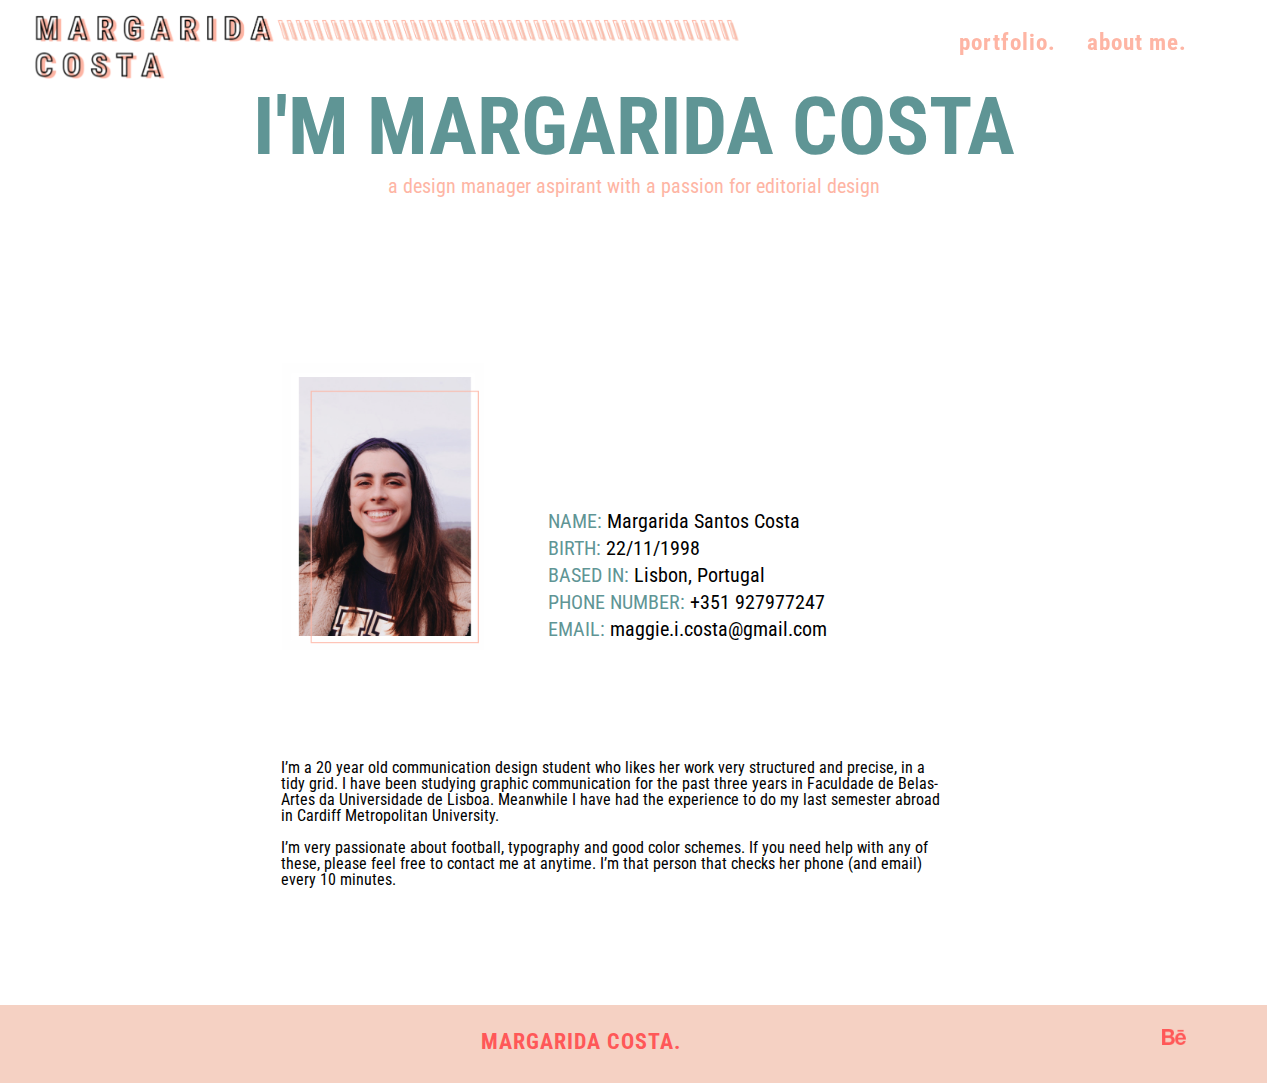
<file: about.html>
<!DOCTYPE html>
<html>
<head>
    <title>About</title>
    <link rel="stylesheet" href="atributos_gerais.css">
    <link href="https://fonts.googleapis.com/css?family=Roboto+Condensed&display=swap" rel="stylesheet">
    <meta name="viewport" content="width=device-width, initial-scale=1.0">
</head>
    

<body>
    
     <!--Header-->

    <div class="page_header">
        <img id="logo" src="images/logo_junto.png">
        <a href="index.html" style="text-decoration:none">
            <img id="logo_small"  src="images/logo_margarida_costa.png">
        </a>
        
        <!-- <img id="linhas" src="images/logo_linhas.png"> -->
        <a class="portfolio" href="index.html" style="text-decoration:none" >portfolio.</a>
        <a class="portfolio2" href="about.html" style="text-decoration:none">about me.</a>
    </div>

    
    
    <div class="project_title">
        <h1>I'M MARGARIDA COSTA</h1>
        <h2>a design manager aspirant with a passion for editorial design</h2>
    </div>
    
    <div id="body_about">
        <img src="images/about/me.png" id="me_image">
        <div id="me_info">
            <a class="main">NAME:</a><a class="sub"> Margarida Santos Costa</a><br>
            <a class="main">BIRTH:</a><a class="sub"> 22/11/1998</a><br>
            <a class="main">BASED IN:</a><a class="sub"> Lisbon, Portugal</a><br>
            <a class="main">PHONE NUMBER:</a><a class="sub"> +351 927977247</a><br>
            <a class="main">EMAIL:</a><a class="sub"> maggie.i.costa@gmail.com</a><br>
       </div>
        <div style="margin-top: 117px; margin-bottom: 117px;">
            <p>I’m a 20 year old communication design student who likes her work very structured and precise, in a tidy grid. I have been studying graphic communication for the past three years in Faculdade de Belas-Artes da Universidade de Lisboa. Meanwhile I have had the experience to do my last semester abroad in Cardiff Metropolitan University. </p><br>

            <p>I’m very passionate about football, typography and good color schemes. If you need help with any of these, please feel free to contact me at anytime. I’m that person that checks her phone (and email) every 10 minutes.</p>
        </div>

    
    </div>
    
           <!--Footer-->
        <div class="page_footer"> MARGARIDA COSTA.
        <a href="https://www.behance.net/maggiecostaa" >
            <img id="behance" src="images/footer/behance.png">
        </a>
    </div>
    
</body>
    
</html>
</file>
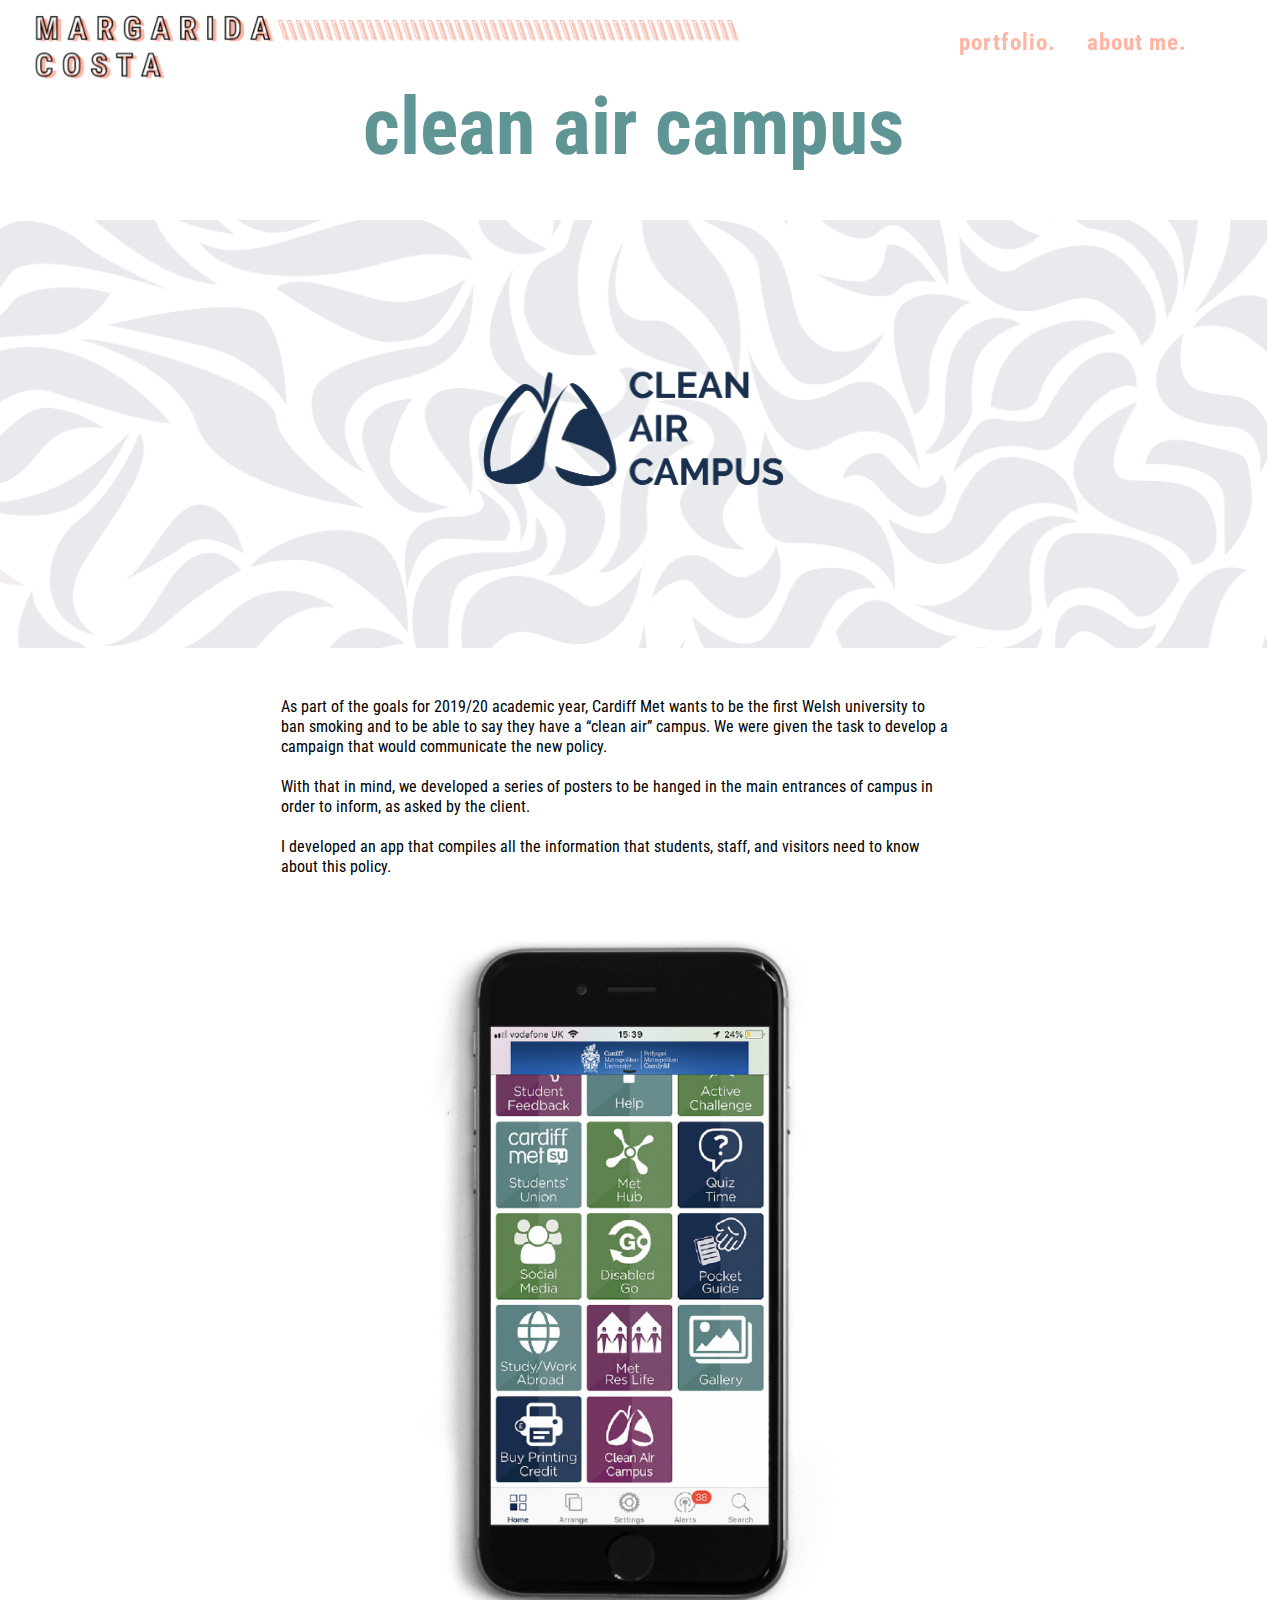
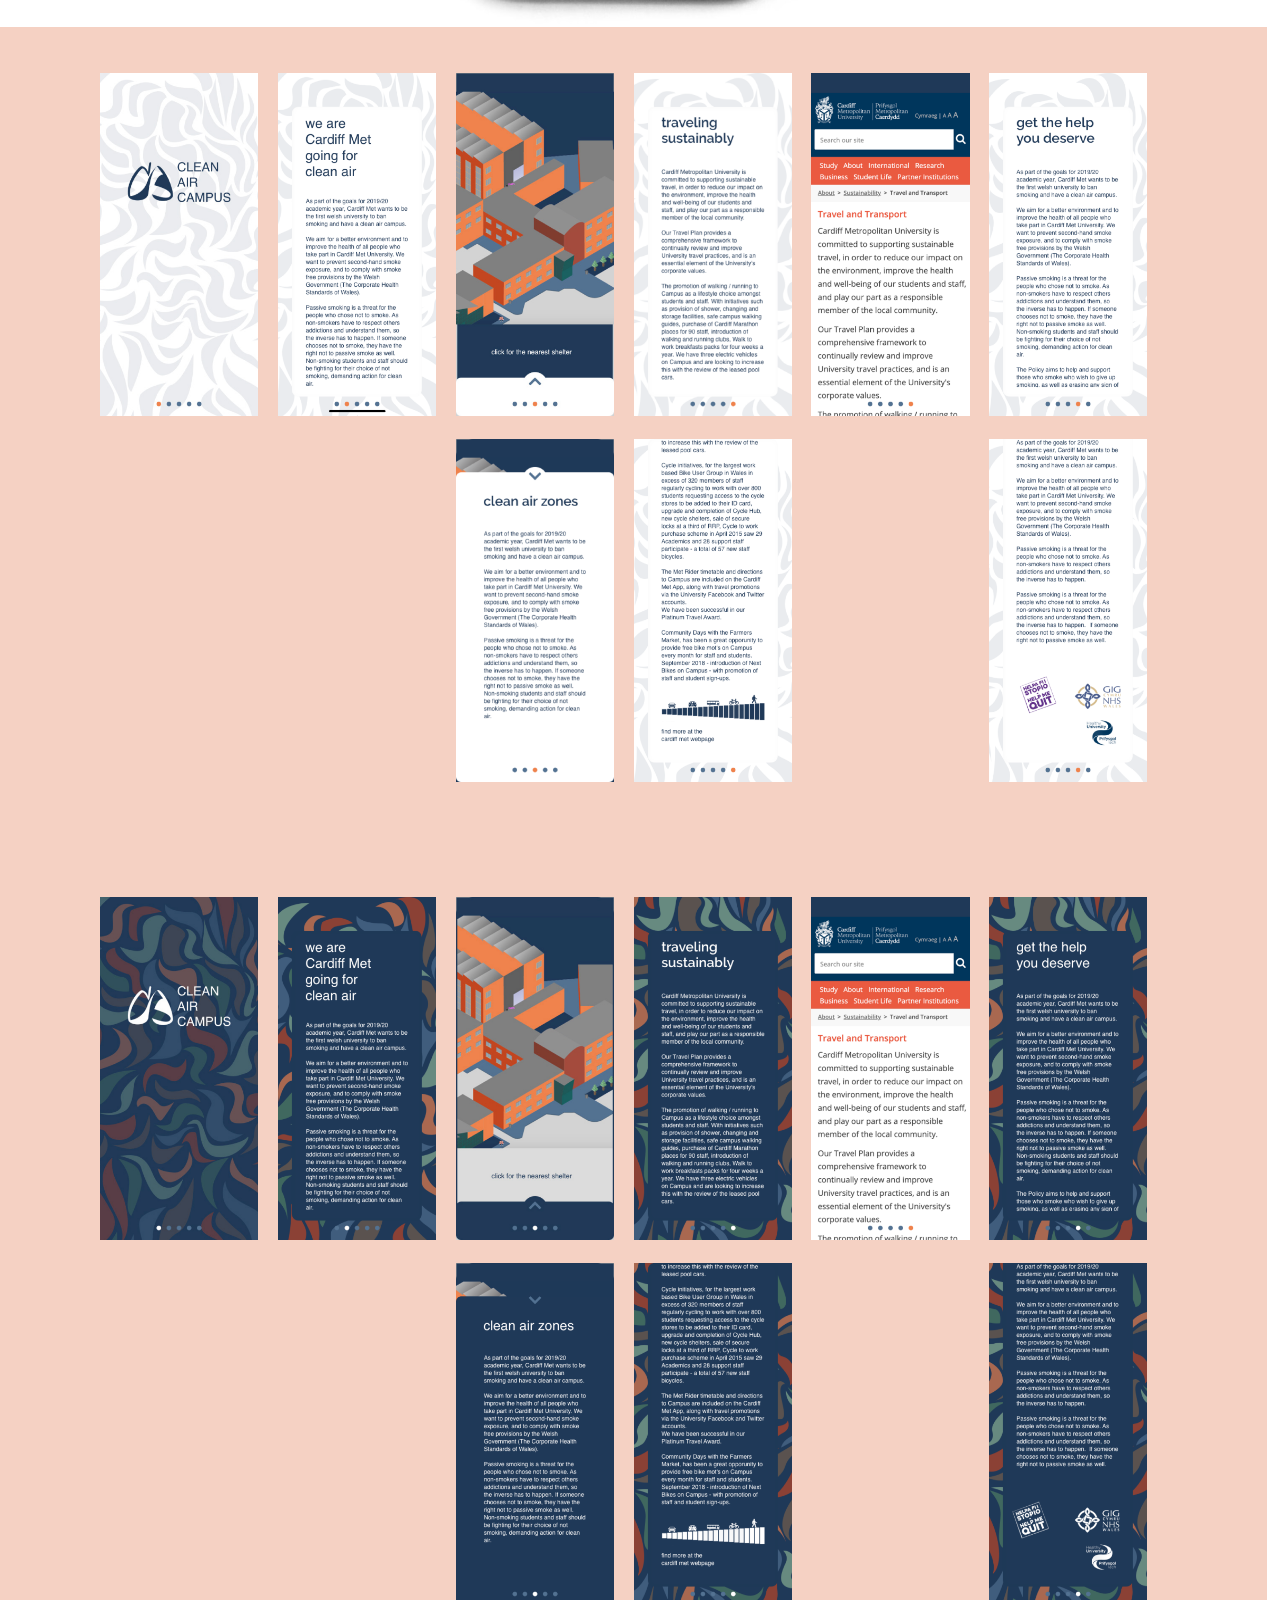
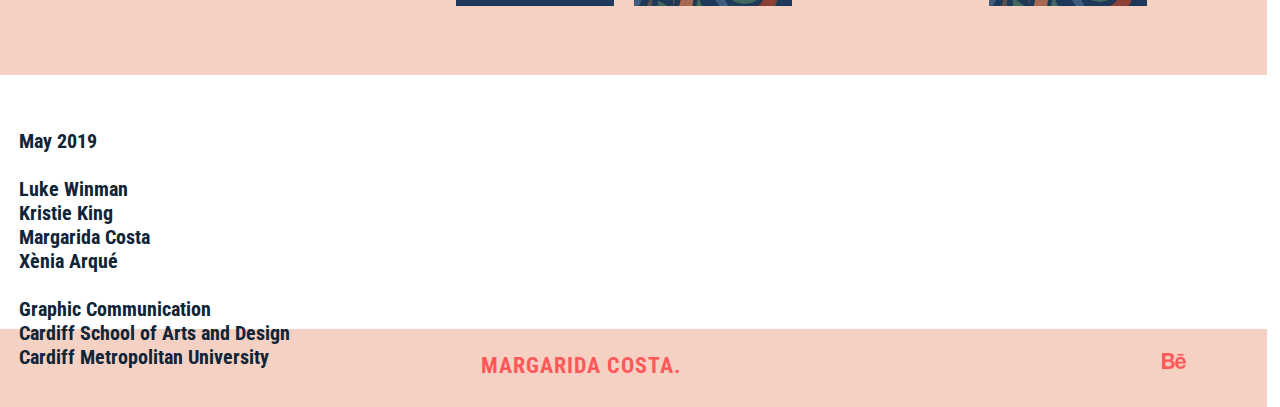
<file: clean_air_campus.html>
<!DOCTYPE html>
<html>
<head>
    <title>Clean Air</title>
    <link rel="stylesheet" href="atributos_gerais.css">
    <link href="https://fonts.googleapis.com/css?family=Roboto+Condensed&display=swap" rel="stylesheet">
    <meta name="viewport" content="width=device-width, initial-scale=1.0">
</head>
    

<body>
    
     <!--Header-->

    <div class="page_header">
        <img id="logo" src="images/logo_junto.png">
        <img id="logo_small" href="index.html" style="text-decoration:none" src="images/logo_margarida_costa.png">
        
        <!-- <img id="linhas" src="images/logo_linhas.png"> -->
        <a class="portfolio" href="index.html" style="text-decoration:none" >portfolio.</a>
        <a class="portfolio2" href="about.html" style="text-decoration:none">about me.</a>
    </div>


       <!--Projecto-->
    <div class="project_title">
        <h1>clean air campus</h1>
    </div>
    <img id="clean_air_img_1" src="images/clean_air_campus/Group%204.png">
    
    <div class="project_description">
            <p>As part of the goals for 2019/20 academic year, Cardiff Met wants to be the first Welsh university to ban smoking and to be able to say they have a “clean air” campus.  We were given the task to develop a campaign that would communicate the new policy.</p> <br>
            <p>With that in mind, we developed a series of posters to be hanged in the main entrances of campus in order to inform, as asked by the client.</p> <br>
            <p>I developed an app that compiles all the information that students, staff, and visitors need to know about this policy.</p>


    </div>
    
    <img id="clean_air_img_2" src="images/clean_air_campus/img_2.png">
    
    <div class="grelha_seis">
        <div class="grid_item_seis">
            <img class="grid_image"  src="images/clean_air_campus/light/1.png">
        </div>
        <div class="grid_item_seis">
            <img class="grid_image" src="images/clean_air_campus/light/2.png">
        </div>
        <div class="grid_item_seis">
            <img class="grid_image" src="images/clean_air_campus/light/3.png">
        </div>
        <div class="grid_item_seis">
            <img class="grid_image" src="images/clean_air_campus/light/5.png">
        </div>
        <div class="grid_item_seis">
            <img class="grid_image" src="images/clean_air_campus/light/7.png">
        </div>
        <div class="grid_item_seis">
            <img class="grid_image"
                 src="images/clean_air_campus/light/8.png">
        </div>
        <div class="grid_item_seis"></div>
        <div class="grid_item_seis"></div>
        <div class="grid_item_seis">
            <img class="grid_image" src="images/clean_air_campus/light/4.png">
        </div>
        <div class="grid_item_seis">
            <img class="grid_image" src="images/clean_air_campus/light/6.png">
        </div>
        <div class="grid_item_seis"></div>
        <div class="grid_item_seis">
            <img class="grid_image" src="images/clean_air_campus/light/9.png">
        </div>
    </div>   
    
    <div class="grelha_seis">
        <div class="grid_item_seis">
            <img class="grid_image"  src="images/clean_air_campus/dark/1.png">
        </div>
        <div class="grid_item_seis">
            <img class="grid_image" src="images/clean_air_campus/dark/2.png">
        </div>
        <div class="grid_item_seis">
            <img class="grid_image" src="images/clean_air_campus/dark/3.png">
        </div>
        <div class="grid_item_seis">
            <img class="grid_image" src="images/clean_air_campus/dark/5.png">
        </div>
        <div class="grid_item_seis">
            <img class="grid_image" src="images/clean_air_campus/dark/7.png">
        </div>
        <div class="grid_item_seis">
            <img class="grid_image"
                 src="images/clean_air_campus/dark/8.png">
        </div>
        <div class="grid_item_seis"></div>
        <div class="grid_item_seis"></div>
        <div class="grid_item_seis">
            <img class="grid_image" src="images/clean_air_campus/dark/4.png">
        </div>
        <div class="grid_item_seis">
            <img class="grid_image" src="images/clean_air_campus/dark/6.png">
        </div>
        <div class="grid_item_seis"></div>
        <div class="grid_item_seis">
            <img class="grid_image" src="images/clean_air_campus/dark/9.png">
        </div>
    </div>    
    
         <div style="position: relative" id="business_card_info">
        <div class="project_final_information" style="color:#0E2437">
                    <p>May 2019</p><br>
                    <p>Luke Winman</p>
                    <p>Kristie King</p>
                    <p>Margarida Costa</p>
                    <p>Xènia Arqué</p><br>
                    <p>Graphic Communication</p>
                    <p>Cardiff School of Arts and Design</p>
                    <p>Cardiff Metropolitan University</p>

        </div>
    </div>
    
           <!--Footer-->
        <div class="page_footer"> MARGARIDA COSTA.
        <a href="https://www.behance.net/maggiecostaa" >
            <img id="behance" src="images/footer/behance.png">
        </a>
    </div>
</body>
</html>
</file>
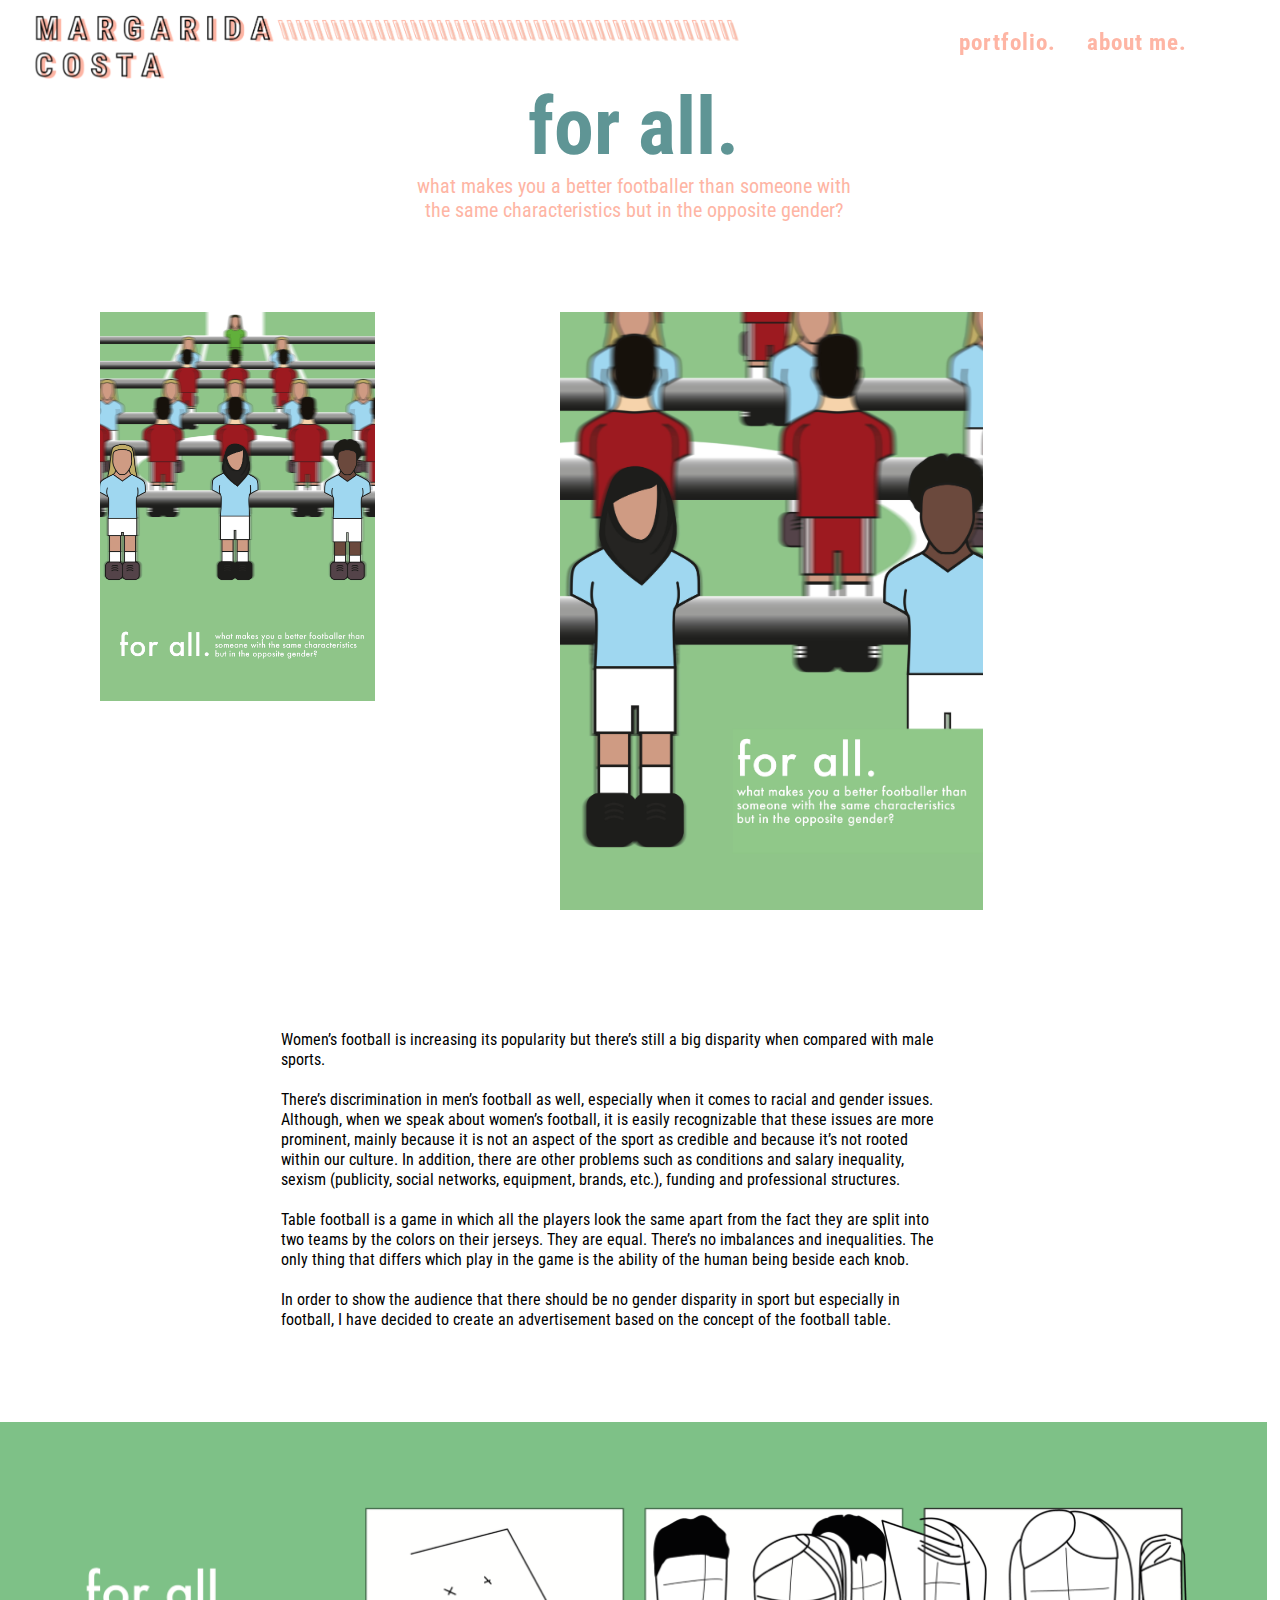
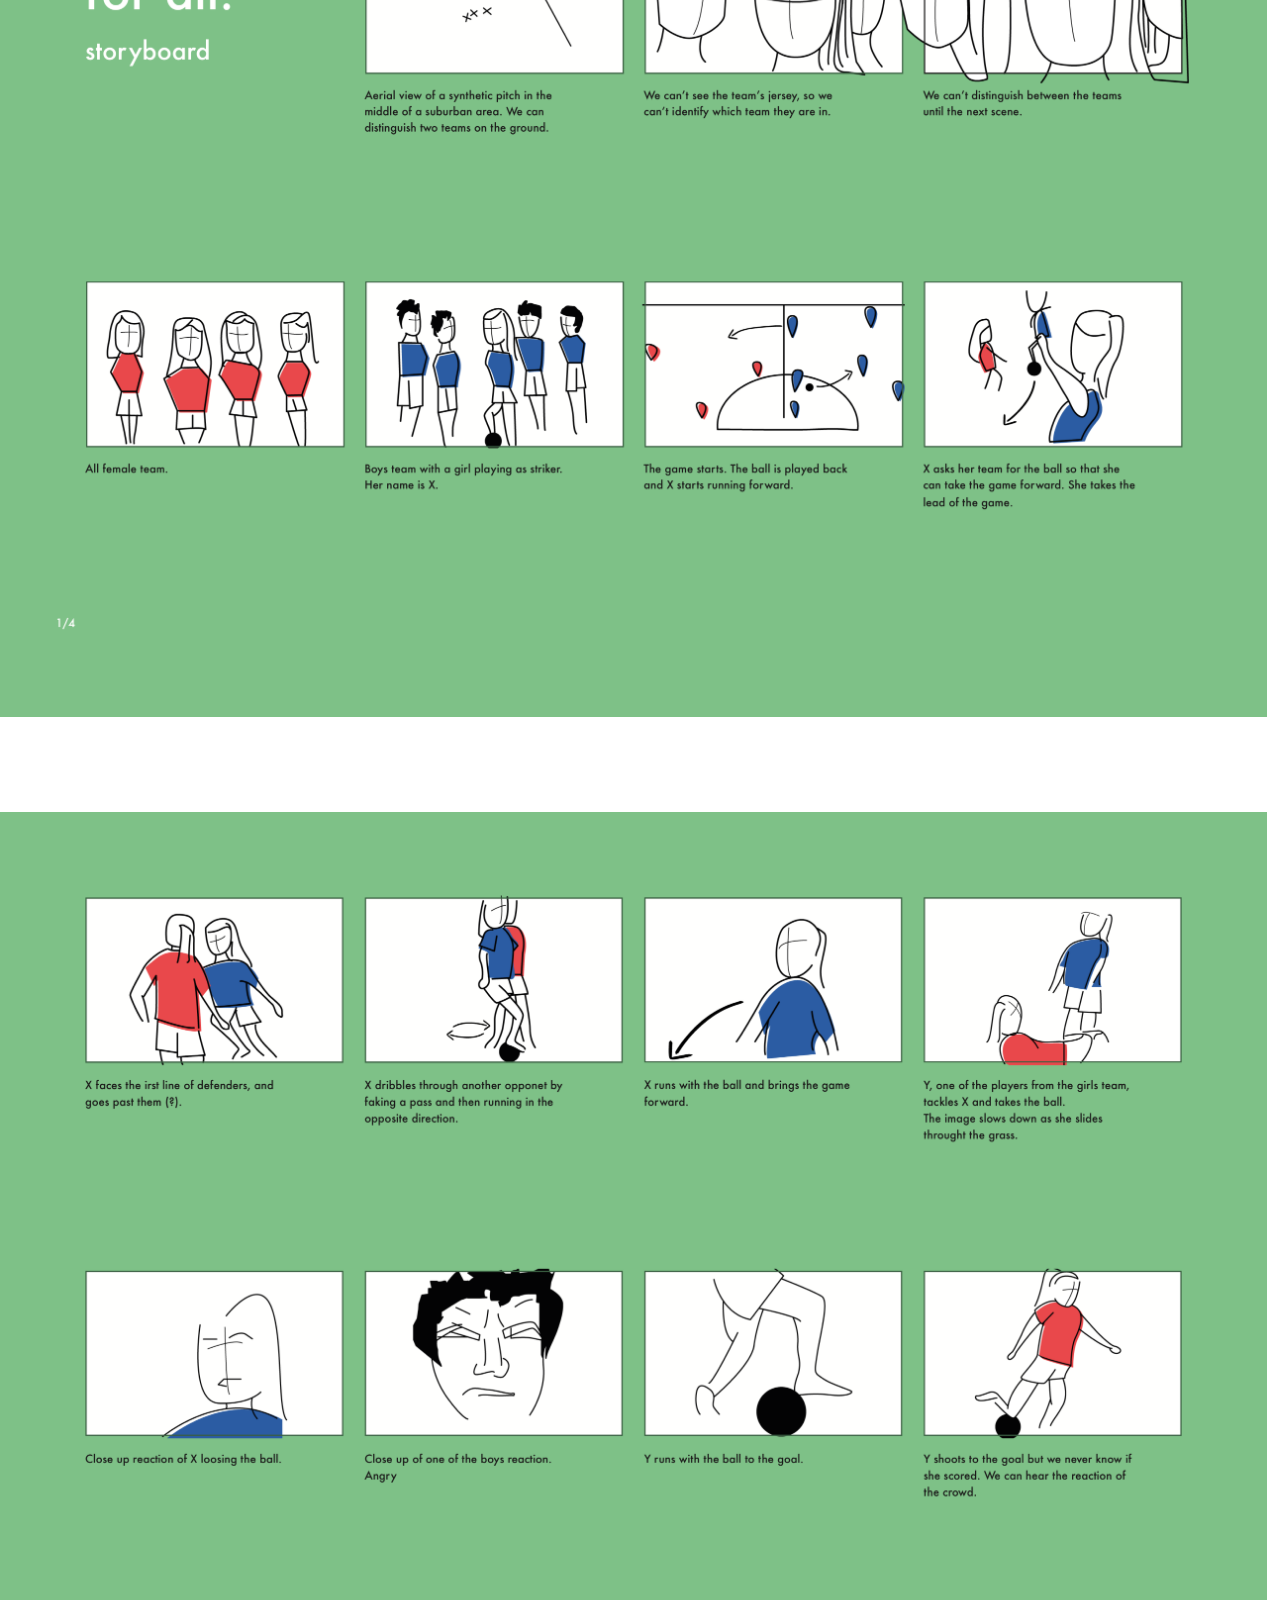
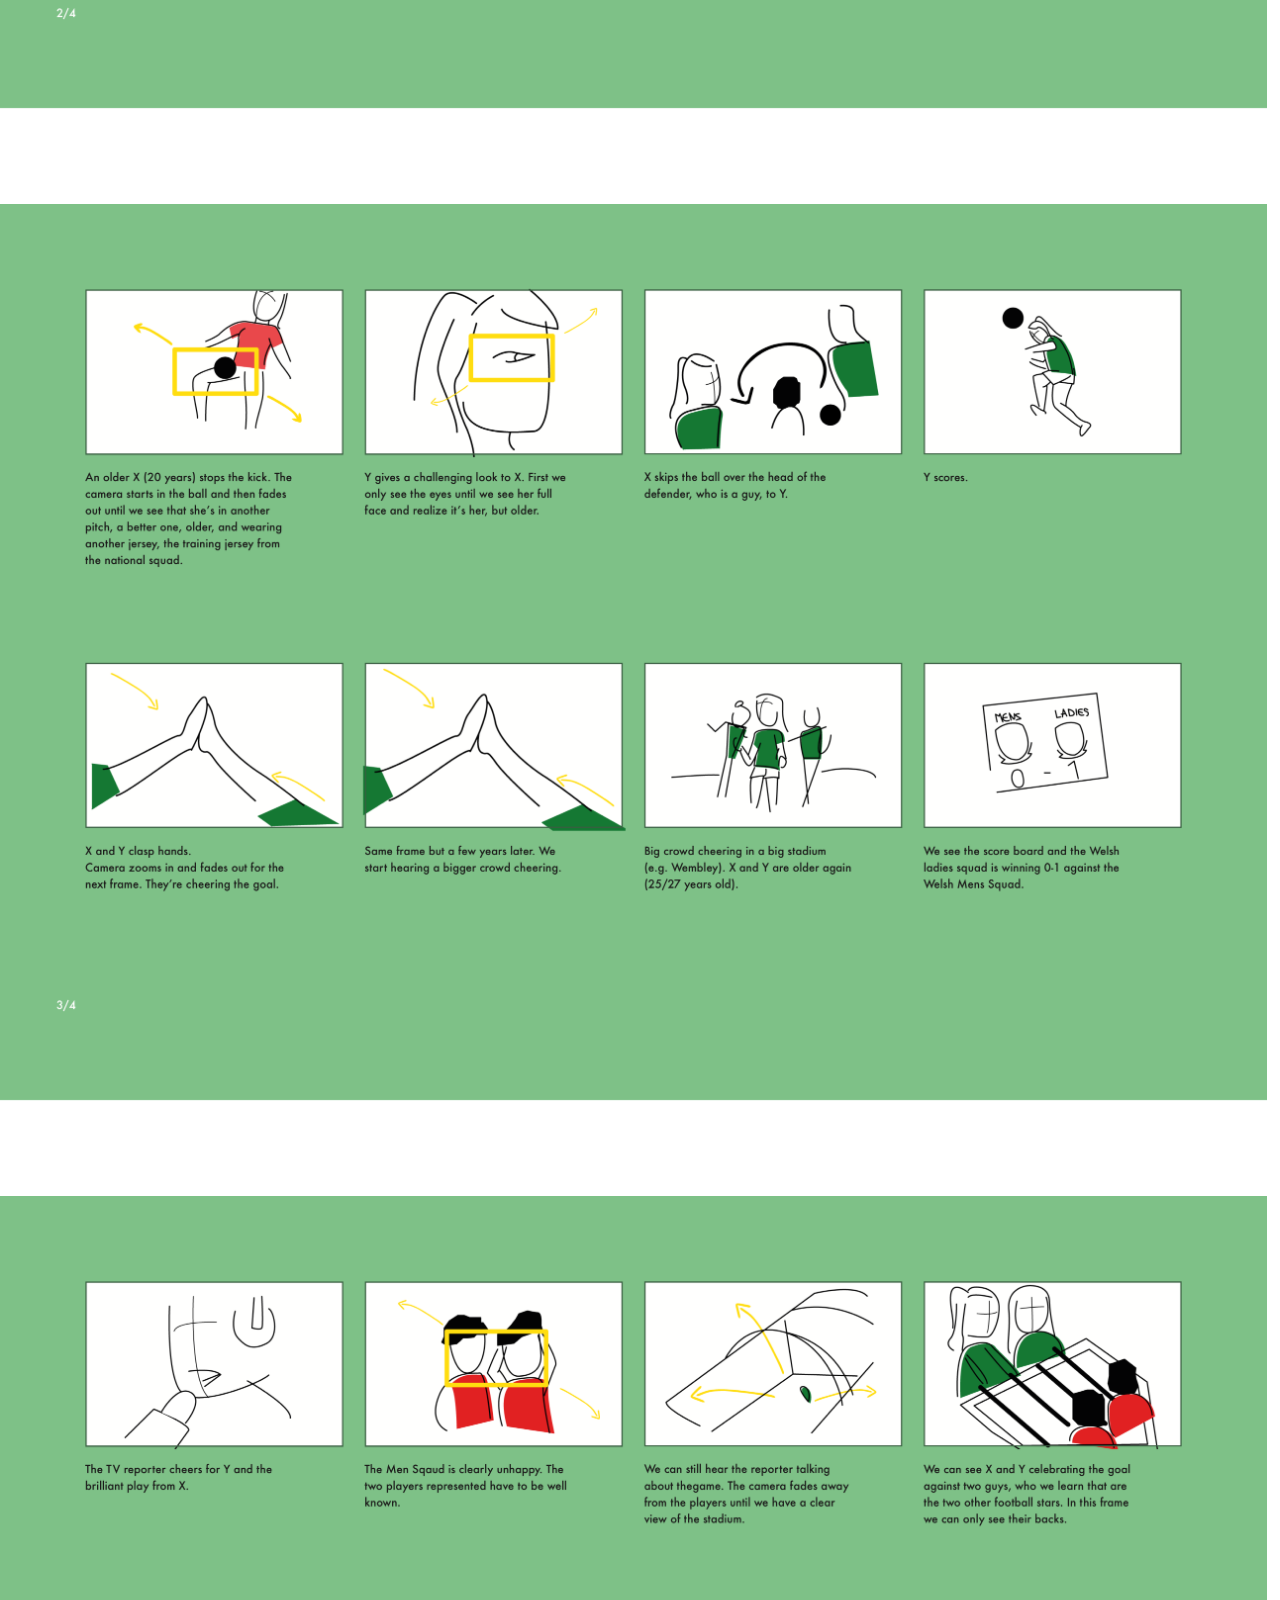
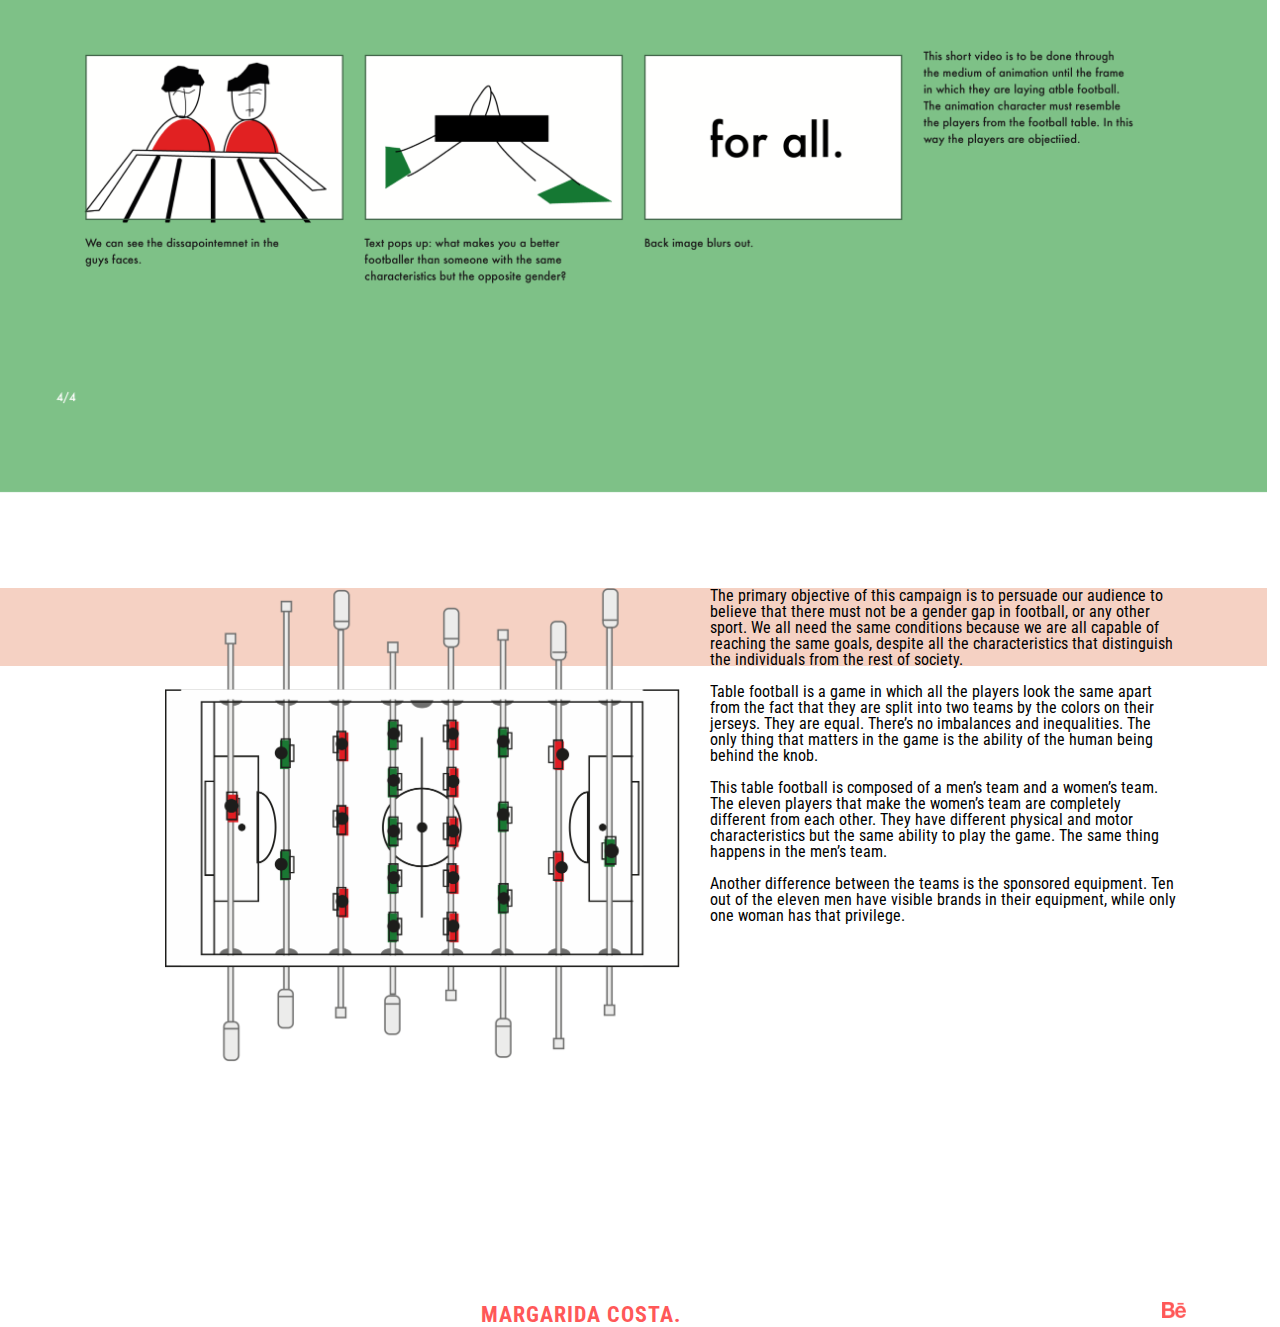
<file: for_all.html>
<!DOCTYPE html>
<html>
<head>
    <title>For all.</title>
    <link rel="stylesheet" href="atributos_gerais.css">
    <link href="https://fonts.googleapis.com/css?family=Roboto+Condensed&display=swap" rel="stylesheet">
    <meta name="viewport" content="width=device-width, initial-scale=1.0">
</head>
    

<body>
    
     <!--Header-->

    <div class="page_header">
        <img id="logo" src="images/logo_junto.png">
        <img id="logo_small" href="index.html" style="text-decoration:none" src="images/logo_margarida_costa.png">
        
        <!-- <img id="linhas" src="images/logo_linhas.png"> -->
        <a class="portfolio" href="index.html" style="text-decoration:none" >portfolio.</a>
        <a class="portfolio2" href="about.html" style="text-decoration:none">about me.</a>
    </div>

    <!--Projecto-->
    
    <div class="project_title">
        <h1>for all.</h1>
        <h2>what makes you a better footballer than someone with<br>
            the same characteristics but in the opposite gender?</h2>
    </div>
    
    <!--<div id="grelha_dois">
        <img class="poster_for_all" src="images/for_all/poster_1_2.png">
        <img class="poster_for_all" src="images/for_all/poster_2_2.png">
    </div>
    -->
    
    <div class="grelha_dois">
        <div class="grid_item">
            <img class="grid_image_dois" src="images/for_all/poster_1_2.png">
        </div>
        <div class="grid_item_dois">
            <img class="grid_image_dois" src="images/for_all/poster_2_2.png">
        </div>
    </div>
    
    <div class="project_description">
        <p>Women’s football is increasing its popularity but there’s still a big disparity when compared with male sports.</p><br>
        <p>There’s discrimination in men’s football as well, especially when it comes to racial and gender issues. Although, when we speak about women’s football, it is easily recognizable that these issues are more prominent, mainly because it is not an aspect of the sport as credible and because it’s not rooted within our culture. In addition, there are other problems such as conditions and salary inequality, sexism (publicity, social networks, equipment, brands, etc.), funding and professional structures.</p><br>
        <p>Table football is a game in which all the players look the same apart from the fact they are split into two teams by the colors on their jerseys. They are equal. There’s no imbalances and inequalities. The only thing that differs which play in the game is the ability of the human being beside each knob.</p><br>
        <p>In order to show the audience that there should be no gender disparity in sport but especially in football, I have decided to create an advertisement based on the concept of the football table.</p>
    </div>
    
    <img class="storyboard" src="images/for_all/Page1.png">
    <img class="storyboard" src="images/for_all/Page2.png">
    <img class="storyboard" src="images/for_all/Page3.png">
    <img class="storyboard" src="images/for_all/Page4.png">
    
 <div id="texto_mesa">
        <img id="mesa" src="images/for_all/Page8.png">
        
        <p>The primary objective of this campaign is to persuade our audience to believe that there must not be a gender gap in football, or any other sport. We all need the same conditions because we are all capable of reaching the same goals, despite all the characteristics that distinguish the individuals from the rest of society.</p> <br>

            <p>Table football is a game in which all the players look the same apart from the fact that they are split into two teams by the colors on their jerseys. They are equal. There’s no imbalances and inequalities. The only thing that matters in the game is the ability of the human being behind the knob.</p> <br>

            <p>This table football is composed of a men’s team and a women’s team. The eleven players that make the women’s team are completely different from each other. They have different physical and motor characteristics but the same ability to play the game. The same thing happens in the men’s team.</p> <br>

            <p>Another difference between the teams is the sponsored equipment. Ten out of the eleven men have visible brands in their equipment, while only one woman has that privilege.</p>
    </div>


               <!--Footer-->
        <div class="page_footer"> MARGARIDA COSTA.
        <a href="https://www.behance.net/maggiecostaa" >
            <img id="behance" src="images/footer/behance.png">
        </a>
    </div>
</body>
    
</html>
</file>
<file: atributos_gerais.css>
/*R E S E T*/

html, body, div, span, applet, object, iframe,
h1, h2, h3, h4, h5, h6, p, blockquote, pre,
a, abbr, acronym, address, big, cite, code,
del, dfn, em, font, img, ins, kbd, q, s, samp,
small, strike, strong, sub, sup, tt, var,
dl, dt, dd, ol, ul, li,
fieldset, form, label, legend,
table, caption, tbody, tfoot, thead, tr, th, td {
	margin: 0;
	padding: 0;
	border: 0;
	outline: 0;
	font-weight: inherit;
	font-style: inherit;
	font-size: 100%;
	font-family: inherit;
	vertical-align: baseline;
}
:focus {
	outline: 0;
}
body {
	line-height: 1;
	color: black;
	background: white;
}
ol, ul {
	list-style: none;
}
table {
	border-collapse: separate;
	border-spacing: 0;
}
caption, th, td {
	text-align: left;
	font-weight: normal;
}
blockquote:before, blockquote:after,
q:before, q:after {
	content: "";
}
blockquote, q {
	quotes: "" "";
}

/*E N D    O F   R E S E T*/

body {
    font-family: 'Roboto Condensed', sans-serif;
    text-align: center;
    width: 99%;
}


/*H E A D E R*/
.page_header {
    background-color: #FF5858;
    padding-top: 15px;
    .display: inline-block;
    margin-left: auto;
    margin-right: auto;
    height: auto;
    position: absolute;
    .text-align: right;
    color: aqua;
    
}

#logo {
   width: 100%;
    max-width: 55%;
    min-width: 350px;
    margin-left: 2.73%;
    margin-right: 2.73%;
    margin-bottom: 1.98%;
    position:fixed;
    .display: inline-block;
    float:left;
}
#logo_small { display: none;}

#linhas {
    width: 42.87%;
    max-width: 439px;
    min-width: 370px;
    margin-left: 5px;
    .float: left;
    display: inline;
}

.portfolio {
color: #FEB5A4;	font-family: "Roboto Condensed";
    font-weight: bold;	letter-spacing: 1px;	line-height: 35px;
    font-size: calc(14px + (26 - 14) * ((100vw - 300px) / (1600 - 300)));
        margin-left:74.92%;
    margin-right:2.73%;
    padding-top: 0.79%;
    position: fixed;
    .display: inline-block;
    float: right;
    
}
.portfolio2 {
color: #FEB5A4;	font-family: "Roboto Condensed";
    font-weight: bold;	letter-spacing: 1px;	line-height: 35px;
    font-size: calc(14px + (26 - 14) * ((100vw - 300px) / (1600 - 300)));
        margin-left:84.92%;
    margin-right:2.73%;
    padding-top: 0.79%;
    position: fixed;
    .display: inline-block;
    float: right;
    
}

.project_title {
    .background-color: firebrick;
    text-align: center;
    .padding-left: 30.76%;
    padding-top: 80px;
    padding-bottom: 46px;
    margin-left: auto;
    .margin-right: auto;
    display: inline-block;
}
.project_description {
    font-size: 16px;
    line-height: 20px;
    color: #000000;
    padding-top: 46px;
    padding-bottom: 46px;
    padding-left: 22.17%;
    padding-right: 22.17%;
    max-width: 667px;
    text-align: left;
    min-width: 300px;
}
.project_final_information {
    font-size: 20px;
    font-weight: bold;
    line-height: 24px;
    top: 8px;
  left: 16px;
    float: left;
    text-align: left;
    position: absolute;
    margin-top: 46px;
    margin-left: 3.13px;
}

h1 {
    height: 94px;
    .width: 395px;
    color: #5F9595;
    font-size: 80px;
    font-weight: bold;
    line-height: 94px;
}

h2 {
    height: 24px;
    .width: 360px;
    color: #FEB5A4;
    font-size: 20px;
    line-height: 24px;
    display: inline-block;
}

.page_footer {
    background-color: #F5D1C3;
    padding-top: 15px;
    display: block;
    margin-left: auto;
    margin-right: auto;
    height: 54px;
    margin-top: 46px;
    	color: #FF5858;	font-family: "Roboto Condensed";	font-size: 22px;	font-weight: bold;	letter-spacing: 1px;	line-height: 25px;
    padding-top: 24px;
}
#behance {	height: 16px;	width: 24px; float: right; margin-right: 81px;}

/* N E V E R . A G A I N */
#never_again_img_1 {
    width: 100%
}
#never_again_img_2 {
    max-width: 1024px;
    display: block;
  margin-left: auto;
  margin-right: auto;
    width: 80%;
    padding-top: 46px;
    padding-bottom: 46px;
}
#never_again_img_3 {
    amax-width: 1024px;
    display: block;
    width: 100%;
}
.grelha_tres {
	.height: 500px;
	background-color: #ECF7F6;
    display: grid;
    grid-template-columns: auto auto auto;
    padding-left: 7.91%;
    padding-top: 46px;
    padding-right: 7.91%;
    padding-bottom: 46px;
    .display: flex;
}
.grid_item {
    margin-right: 1.76%;
    .background-color: dodgerblue;
    margin-bottom: 18px;
    .height: 6.18%;
    .width: 26.86%;
    max-width: 275px;
}
.grid_image{
    max-width: 275px;
    width: 100%;
}


/* F R E E D O M */

#freedom_img_1 {
    width: 100%
}
.grelha_dois {
    display: grid;
    grid-template-columns: auto auto;
    padding-left: 7.91%;
    padding-top: 46px;
    padding-right: 7.91%;
    padding-bottom: 46px;
    
}
.grid_item_dois{
     margin-right: 8.76%;
    margin-bottom: 18px;
    .height: 6.18%;
    .width: 90%;
    .max-width: 275px;
    min-width: 150px;
    
    text-align: left;
    font-size: 40px;	font-weight: bold;	line-height: 47px;
    color: #FEB5A4;
}
.grid_image_dois{
    max-width: 423px;
    width: 100%;
}
#freedom_img_2{
    	width: 83.08%;
    .padding-left: 7.91%;
    padding-top: 46px;
    padding-bottom: 46px;
}

/* B U S I N E S S    C A R D */
#business_card_img_1 {
    width: 100%;
}
#business_card_img_2{
    	width: 83.08%;
    .padding-left: 7.91%;
    padding-top: 46px;
    padding-bottom: 46px;
}
#business_card_info {
    height: 208px;
    .background-color: white;
}

/* W O N D E R */
#wonder_img_1 {
    	width: 83.08%;
    .padding-left: 7.91%;
    padding-top: 46px;
    padding-bottom: 46px;
}
#wonder_img_2{
        width: 100%;    
}

/* C L E A N   A I R */
#clean_air_img_1{
            width: 100%;    
}
#clean_air_img_2 {
    width: 33.79%;
    margin-left: 33.11%;
    margin-right: 33.11%;
}
.grelha_seis {
	.height: 500px;
	background-color: #F5D1C3;
    display: grid;
    grid-template-columns: auto auto auto auto auto auto;
    padding-left: 7.91%;
    padding-top: 46px;
    padding-right: 7.91%;
    padding-bottom: 46px;
    .display: flex;
}
.grid_item_seis{
     margin-right: 11%;
    margin-bottom: 20px;
    .height: 6.18%;
    .width: 11.62%;
    max-width: 275px;
}

/* F O R   A L L */
#grelha_for_all {
    	.height: 500px;
	background-color: #ECF7F6;
    display: grid;
    grid-template-columns: auto auto ;
    padding-left: 7.91%;
    padding-top: 46px;
    padding-right: 7.91%;
    padding-bottom: 46px;
    .display: flex;
    grid-gap: 1.66%;
}
.poster_for_all {
        width: 100%;
    }
.storyboard {
    width: 100%;
    margin-bottom: 46px;
    margin-top: 46px;
}
#mesa {
    width: 40.63%;
    margin-right: 2.44%;
    float: left;
    margin-left: 20%;
    margin-bottom: 240px;
}
#texto_mesa {
    float: right;
    text-align: left;
    margin-top: 46px;
    width: 100%;
    margin-right: 7%;
    margin-left: 7%;
}
    
/* N I B A L O */
.nibalo_img_1 {
        width: 100%;
    }
.nibalo_img_2{
    	width: 83.08%;
    .padding-left: 7.91%;
    padding-top: 46px;
    padding-bottom: 46px;
}
.nibalo_img_4{
display: block;
    width: 100%;
}
    
/* I N D E X */
#welcome {
    width: 60%;
    margin-top: 140px;
    min-width: 207.5px;
}
.grid_item_dois_index{
     margin-right: 8.76%;
    margin-bottom: 80px;
    .height: 6.18%;
    .width: 90%;
    .max-width: 275px;
    min-width: 150px;
    
    text-align: left;
    font-size: 40px;	font-weight: bold;	line-height: 47px;
    color: #FEB5A4;
}
.grid_image_dois:hover {
    background-color: #FEB5A4;
}

/* A B O U T */

#body_about {
    width: 65.14%;
    .background-color: darkseagreen;
    margin-left: 22.17%;
    margin-top: 118px;
    text-align:left;
    .min-width: 500px;
    margin-right: 22.17%;
    max-width: 667px;
}
#me_image {
    .width:  19.92%;
    width:  204px;
    float: left;
}
.main {
    	color: #5F9595;	font-family: "Roboto Condensed";	font-size: 20px;	line-height: 24px;
    .float: left;
}
.sub {.float: left;
line-height: 27px;
font-size: 20px;}
#me_info {
    padding-top: 146px;
    margin-left: 40.06%;
    .min-width: 300px;
    
}




/* M O B I L E */
@media only screen and (max-width: 600px) {

    .portfolio {
        	height: 2.4%;	width: 20%;	font-size: 14px;
        letter-spacing: 1px;	line-height: 16px;
        margin-left:37%;
        
        /*make this stop resizing the margin at certain point, bc otherwise goes on top of the logo*/
    }
    #logo {
        display: none;
    }
    #logo_small {
         width: 60.53%;
    max-width: 227px;
    margin-left: 2.73%;
    margin-bottom: 1.98%;
    position:fixed;
        display: block;
    }
    h1 {
        height: 8.7%;
        font-size: 50px;
        line-height: 58px;
    }
    h2 {
        height: 2.4%;
        font-size: 14px;	line-height: 16px;
    }
    .project_description {
        height: 17.99%;	.width: 79.73%;	font-size: 13px;	line-height: 15px;
        padding-left: 10.13%;
        padding-right: 10.13%;
    }
    .grelha_tres {
        grid-template-columns: auto auto;
    }
    .grid_item {
        margin-right: 5%;
    }
    .project_final_information {
        height: 21.59%;
        font-size: 14px;
        line-height: 16px;
        margin-top: 13px;
    }
    
    #business_card_info {
    height: 100px;
}
    
    .grid_item_dois_index {
        font-size: 20px;	font-weight: bold;	line-height: 24px;
        margin-bottom: 30px;
    }


}
</file>
